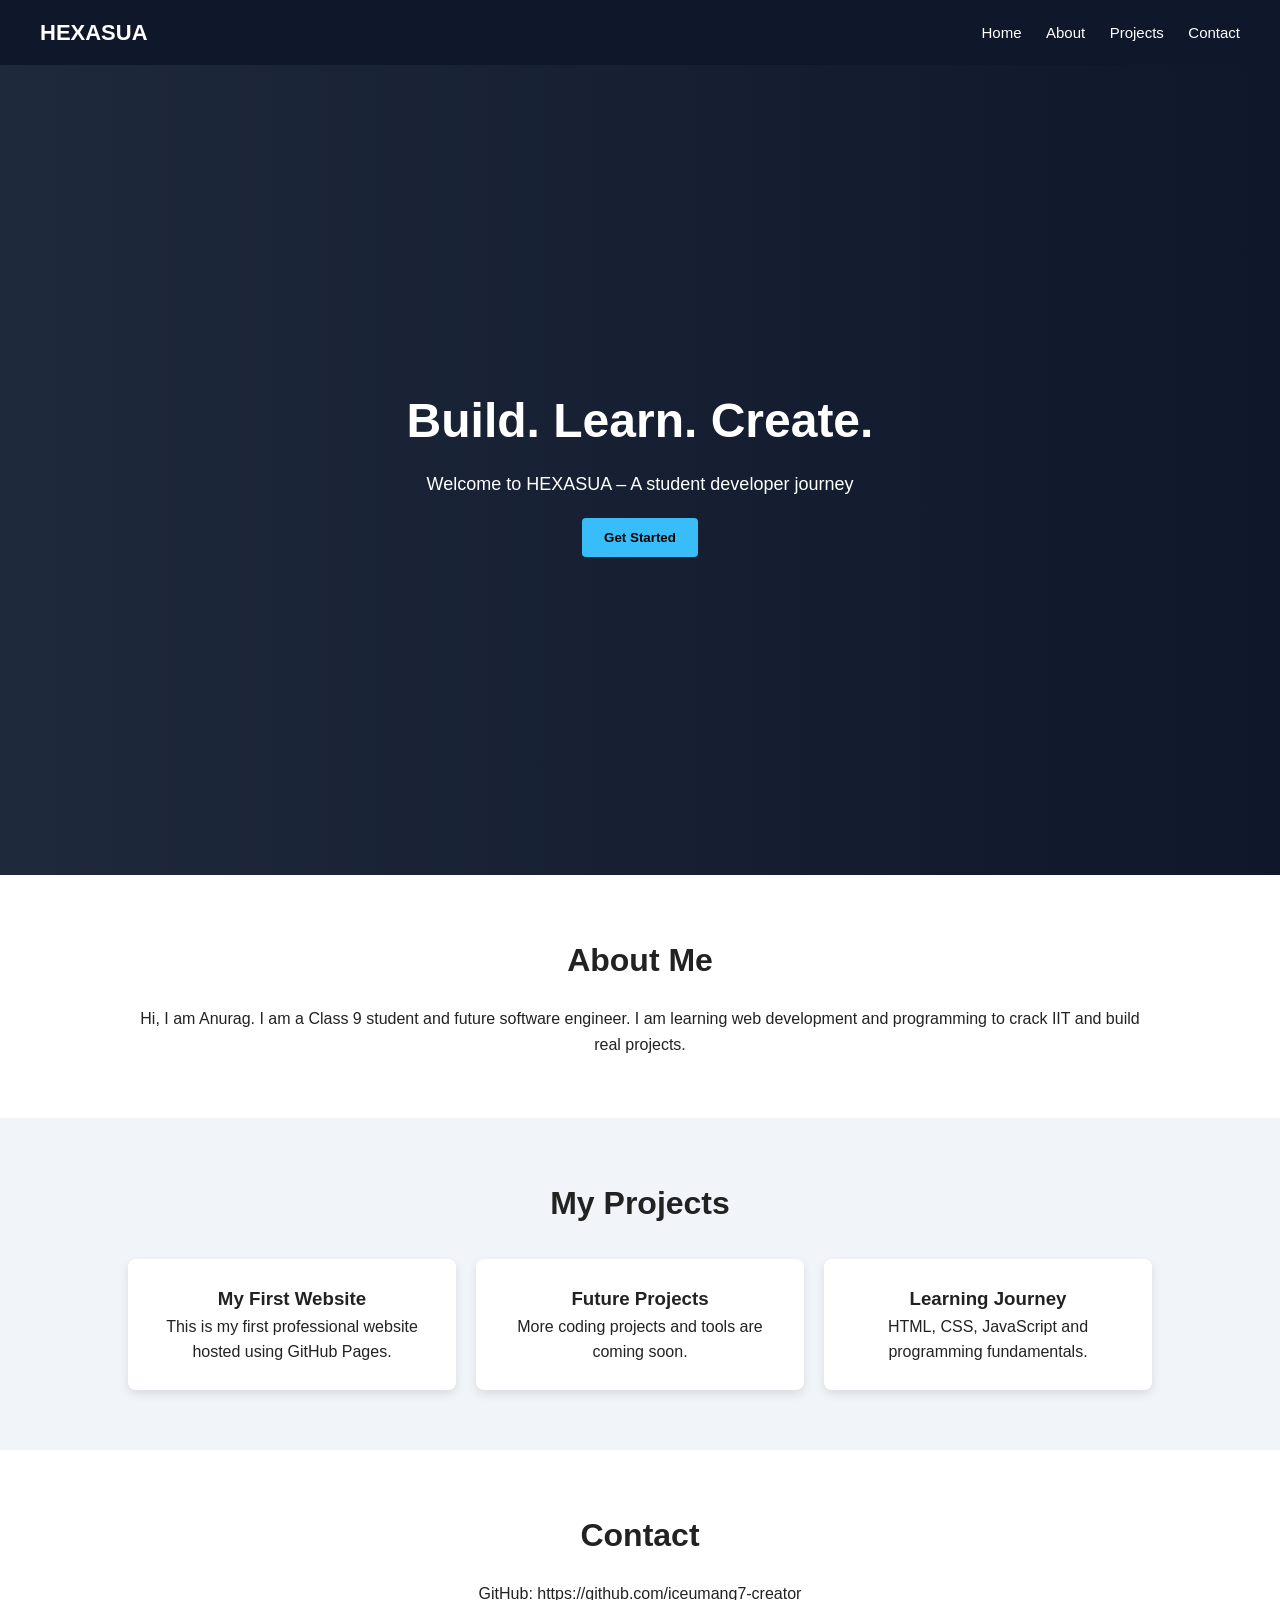
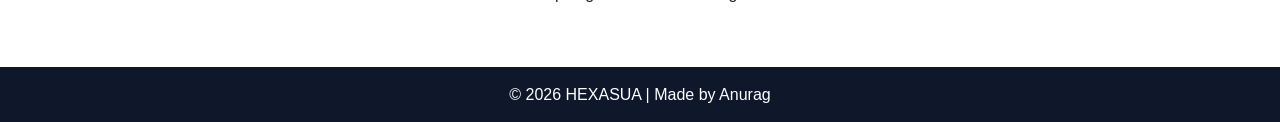
<file: index.html>
<!DOCTYPE html>
<html lang="en">
<head>
  <meta charset="UTF-8">
  <title>HEXASUA | Official Website</title>
  <meta name="viewport" content="width=device-width, initial-scale=1.0">

  <link rel="stylesheet" href="style.css">
</head>
<body>

<header class="navbar">
  <div class="logo">HEXASUA</div>
  <nav>
    <a href="#home">Home</a>
    <a href="#about">About</a>
    <a href="#services">Projects</a>
    <a href="#contact">Contact</a>
  </nav>
</header>

<section id="home" class="hero">
  <h1>Build. Learn. Create.</h1>
  <p>Welcome to HEXASUA – A student developer journey</p>
  <button onclick="scrollToSection()">Get Started</button>
</section>

<section id="about" class="section">
  <h2>About Me</h2>
  <p>
    Hi, I am Anurag. I am a Class 9 student and future software engineer.
    I am learning web development and programming to crack IIT and build real projects.
  </p>
</section>

<section id="services" class="section gray">
  <h2>My Projects</h2>

  <div class="cards">
    <div class="card">
      <h3>My First Website</h3>
      <p>This is my first professional website hosted using GitHub Pages.</p>
    </div>

    <div class="card">
      <h3>Future Projects</h3>
      <p>More coding projects and tools are coming soon.</p>
    </div>

    <div class="card">
      <h3>Learning Journey</h3>
      <p>HTML, CSS, JavaScript and programming fundamentals.</p>
    </div>
  </div>
</section>

<section id="contact" class="section">
  <h2>Contact</h2>
  <p> <a href="Email":iceumang7@gmail.com></a></p>
  <p>GitHub: https://github.com/iceumang7-creator</p>
</section>

<footer>
  <p>© 2026 HEXASUA | Made by Anurag</p>
</footer>

<script src="script.js"></script>
</body>

</html>
</file>
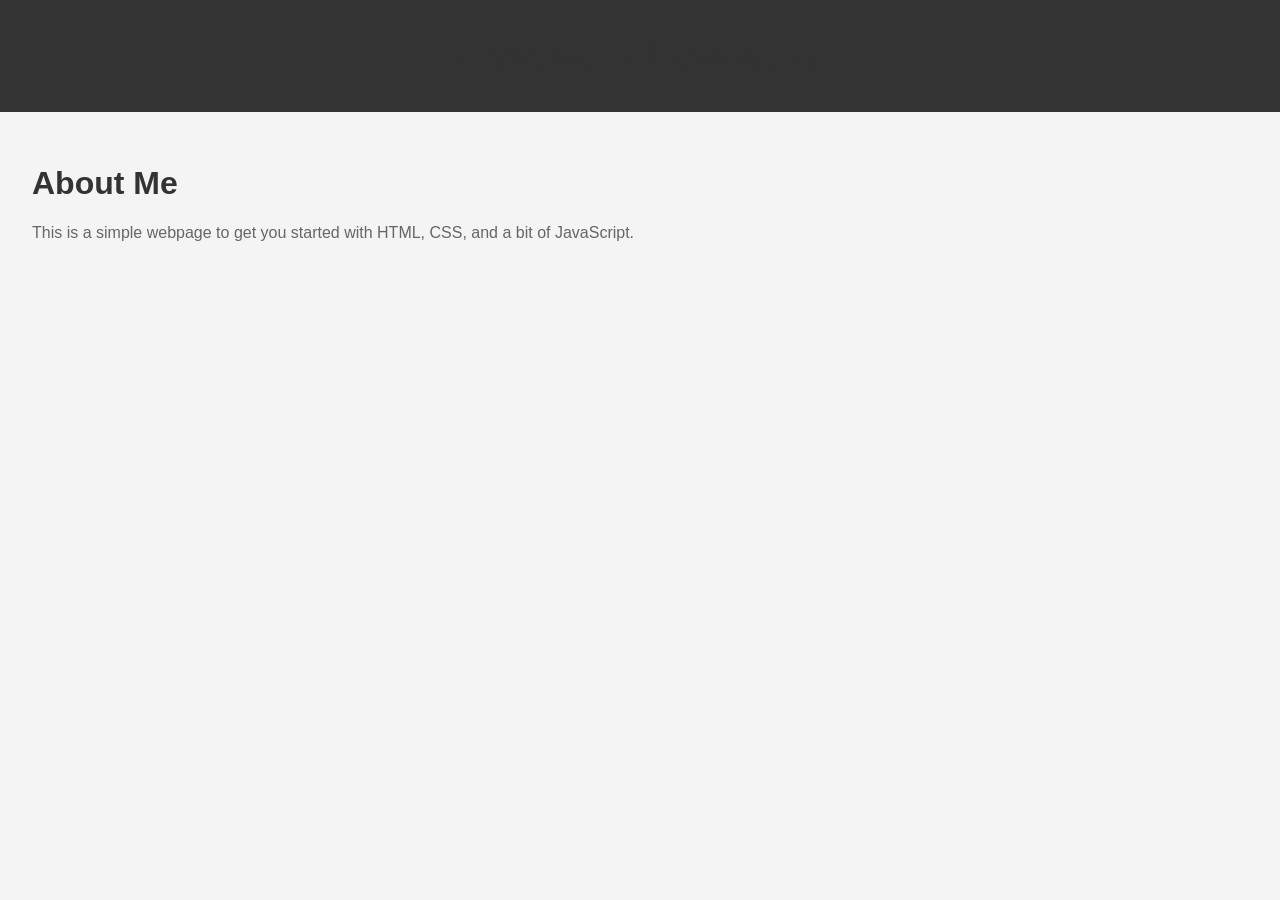
<file: development.html>
<!DOCTYPE html>
<html lang="en">
<head>
    <meta charset="UTF-8">
    <meta name="viewport" content="width=device-width, initial-scale=1.0">
    <title>My Website</title>
    <style>
        body { font-family: Arial, sans-serif; margin: 0; padding: 0; background-color: #f4f4f4; }
        header { background: #333; color: #fff; padding: 1em; text-align: center; }
        main { padding: 2em; }
        h1 { color: #333; }
        p { color: #666; }
    </style>
</head>
<body>
    <header>
        <h1>Welcome to My Website</h1>
    </header>
    <main>
        <h1>About Me</h1>
        <p>This is a simple webpage to get you started with HTML, CSS, and a bit of JavaScript.</p>
    </main>
</body>
</html>
</file>
<file: style.css>
*{
  margin:0;
  padding:0;
  box-sizing:border-box;
  font-family: Arial, Helvetica, sans-serif;
}

body{
  line-height:1.6;
  color:#222;
}

.navbar{
  display:flex;
  justify-content:space-between;
  align-items:center;
  padding:15px 40px;
  background:#0f172a;
  position:sticky;
  top:0;
}

.logo{
  color:white;
  font-weight:bold;
  font-size:22px;
}

.navbar a{
  color:white;
  text-decoration:none;
  margin-left:20px;
  font-size:15px;
}

.navbar a:hover{
  text-decoration:underline;
}

.hero{
  height:90vh;
  background:linear-gradient(to right,#1e293b,#0f172a);
  color:white;
  display:flex;
  flex-direction:column;
  justify-content:center;
  align-items:center;
  text-align:center;
  padding:20px;
}

.hero h1{
  font-size:48px;
  margin-bottom:10px;
}

.hero p{
  font-size:18px;
  margin-bottom:20px;
}

.hero button{
  padding:12px 22px;
  border:none;
  background:#38bdf8;
  color:#000;
  font-weight:bold;
  cursor:pointer;
  border-radius:4px;
}

.section{
  padding:60px 10%;
  text-align:center;
}

.section h2{
  margin-bottom:20px;
  font-size:32px;
}

.gray{
  background:#f1f5f9;
}

.cards{
  display:grid;
  grid-template-columns:repeat(auto-fit,minmax(220px,1fr));
  gap:20px;
  margin-top:30px;
}

.card{
  background:white;
  padding:25px;
  border-radius:8px;
  box-shadow:0 4px 10px rgba(0,0,0,0.1);
}

footer{
  background:#0f172a;
  color:white;
  text-align:center;
  padding:15px;
}
</file>
